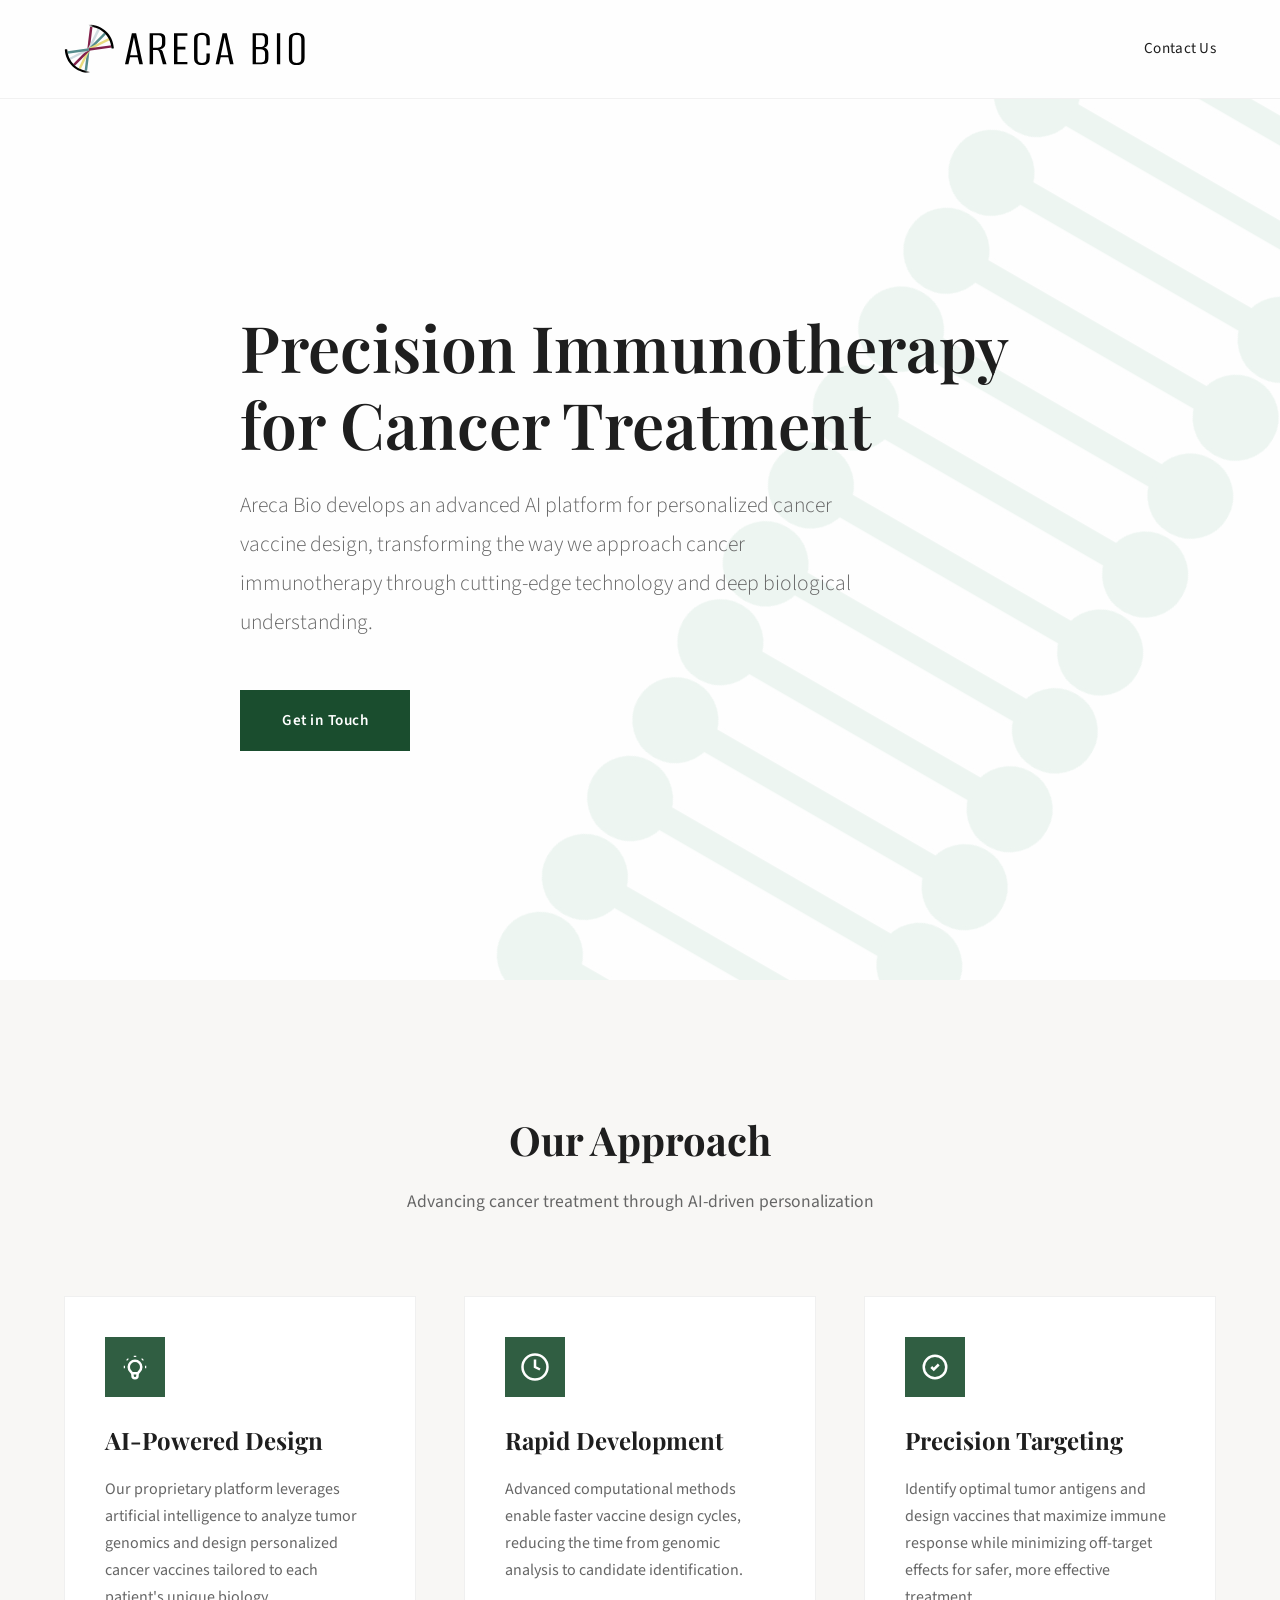
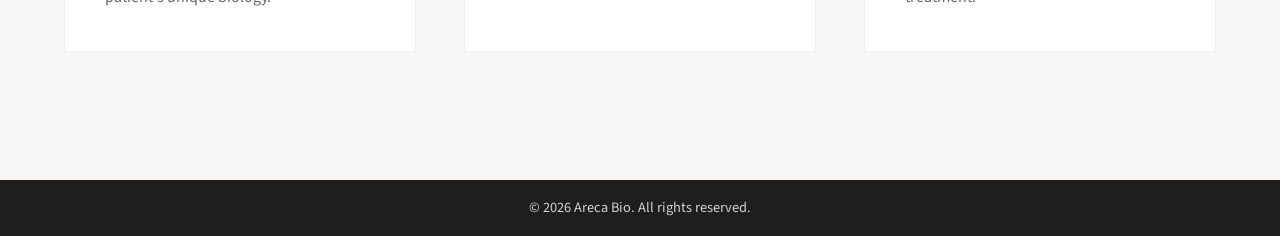
<file: index.html>
<!DOCTYPE html>
<html lang="en">
<head>
    <meta charset="UTF-8">
    <meta name="viewport" content="width=device-width, initial-scale=1.0">
    <title>Areca Bio - AI-Powered Cancer Vaccine Design</title>
    <link rel="preconnect" href="https://fonts.googleapis.com">
    <link rel="preconnect" href="https://fonts.gstatic.com" crossorigin>
    <link href="https://fonts.googleapis.com/css2?family=Playfair+Display:wght@400;600&family=Source+Sans+3:wght@300;400;600&display=swap" rel="stylesheet">
    <link rel="stylesheet" href="styles.css">
    <link rel="icon" href="areca_favicon.png" type="image/png">
</head>
<script src="intro.js" defer></script>
<body>
    <div id="splash-screen">
        <img src="img/areca_logo.svg" class="growing-image" alt="Areca Bio"/>
    </div>
    <nav>
        <a href="/">
            <div class="logo-container">
                <img src="img/areca_img.svg" class="wiggling-image" alt="Logo"/>
                <img src="img/ARECA BIO.svg" class="growing-image" alt="Areca Bio"/>
            </div>
        </a>
        <ul class="nav-links">
            <li><a href="contact.html">Contact Us</a></li>
        </ul>
    </nav>

    <section class="hero">
        <div class="dna-bg" style="--total: 13;">
            <div class="strand" style="--index: 1;">
                <div class="strand__node"></div>
                <div class="strand__node"></div>
            </div>
            <div class="strand" style="--index: 2;">
                <div class="strand__node"></div>
                <div class="strand__node"></div>
            </div>
            <div class="strand" style="--index: 3;">
                <div class="strand__node"></div>
                <div class="strand__node"></div>
            </div>
            <div class="strand" style="--index: 4;">
                <div class="strand__node"></div>
                <div class="strand__node"></div>
            </div>
            <div class="strand" style="--index: 5;">
                <div class="strand__node"></div>
                <div class="strand__node"></div>
            </div>
            <div class="strand" style="--index: 6;">
                <div class="strand__node"></div>
                <div class="strand__node"></div>
            </div>
            <div class="strand" style="--index: 7;">
                <div class="strand__node"></div>
                <div class="strand__node"></div>
            </div>
            <div class="strand" style="--index: 8;">
                <div class="strand__node"></div>
                <div class="strand__node"></div>
            </div>
            <div class="strand" style="--index: 9;">
                <div class="strand__node"></div>
                <div class="strand__node"></div>
            </div>
            <div class="strand" style="--index: 10;">
                <div class="strand__node"></div>
                <div class="strand__node"></div>
            </div>
            <div class="strand" style="--index: 11;">
                <div class="strand__node"></div>
                <div class="strand__node"></div>
            </div>
            <div class="strand" style="--index: 12;">
                <div class="strand__node"></div>
                <div class="strand__node"></div>
            </div>
            <div class="strand" style="--index: 13;">
                <div class="strand__node"></div>
                <div class="strand__node"></div>
            </div>
            <div class="strand" style="--index: 14;">
                <div class="strand__node"></div>
                <div class="strand__node"></div>
            </div>
        </div>
        <div class="hero-content">
            <h1>Precision Immunotherapy for Cancer Treatment</h1>
            <p class="hero-subtitle">
                Areca Bio develops an advanced AI platform for personalized cancer vaccine design, 
                transforming the way we approach cancer immunotherapy through cutting-edge technology 
                and deep biological understanding.
            </p>
            <a href="contact.html" class="cta-button">Get in Touch</a>
        </div>
    </section>

    <section class="features">
        <div class="features-container">
            <h2 class="section-title">Our Approach</h2>
            <p class="section-subtitle">Advancing cancer treatment through AI-driven personalization</p>
            
            <div class="features-grid">
                <div class="feature-card">
                    <div class="feature-icon">
                        <svg viewBox="0 0 24 24">
                            <path d="M9.663 17h4.673M12 3v1m6.364 1.636l-.707.707M21 12h-1M4 12H3m3.343-5.657l-.707-.707m2.828 9.9a5 5 0 117.072 0l-.548.547A3.374 3.374 0 0014 18.469V19a2 2 0 11-4 0v-.531c0-.895-.356-1.754-.988-2.386l-.548-.547z"/>
                        </svg>
                    </div>
                    <h3>AI-Powered Design</h3>
                    <p>
                        Our proprietary platform leverages artificial intelligence to analyze tumor genomics 
                        and design personalized cancer vaccines tailored to each patient's unique biology.
                    </p>
                </div>

                <div class="feature-card">
                    <div class="feature-icon">
                        <svg viewBox="0 0 24 24">
                            <circle cx="12" cy="12" r="10"/>
                            <path d="M12 6v6l4 2"/>
                        </svg>
                    </div>
                    <h3>Rapid Development</h3>
                    <p>
                        Advanced computational methods enable faster vaccine design cycles, 
                        reducing the time from genomic analysis to candidate identification.
                    </p>
                </div>

                <div class="feature-card">
                    <div class="feature-icon">
                        <svg viewBox="0 0 24 24">
                            <path d="M9 12l2 2 4-4m6 2a9 9 0 11-18 0 9 9 0 0118 0z"/>
                        </svg>
                    </div>
                    <h3>Precision Targeting</h3>
                    <p>
                        Identify optimal tumor antigens and design vaccines that maximize immune response 
                        while minimizing off-target effects for safer, more effective treatment.
                    </p>
                </div>
            </div>
        </div>
    </section>


    <footer>
        <p>&copy; 2026 Areca Bio. All rights reserved.</p>
    </footer>
</body>
</html>
</file>
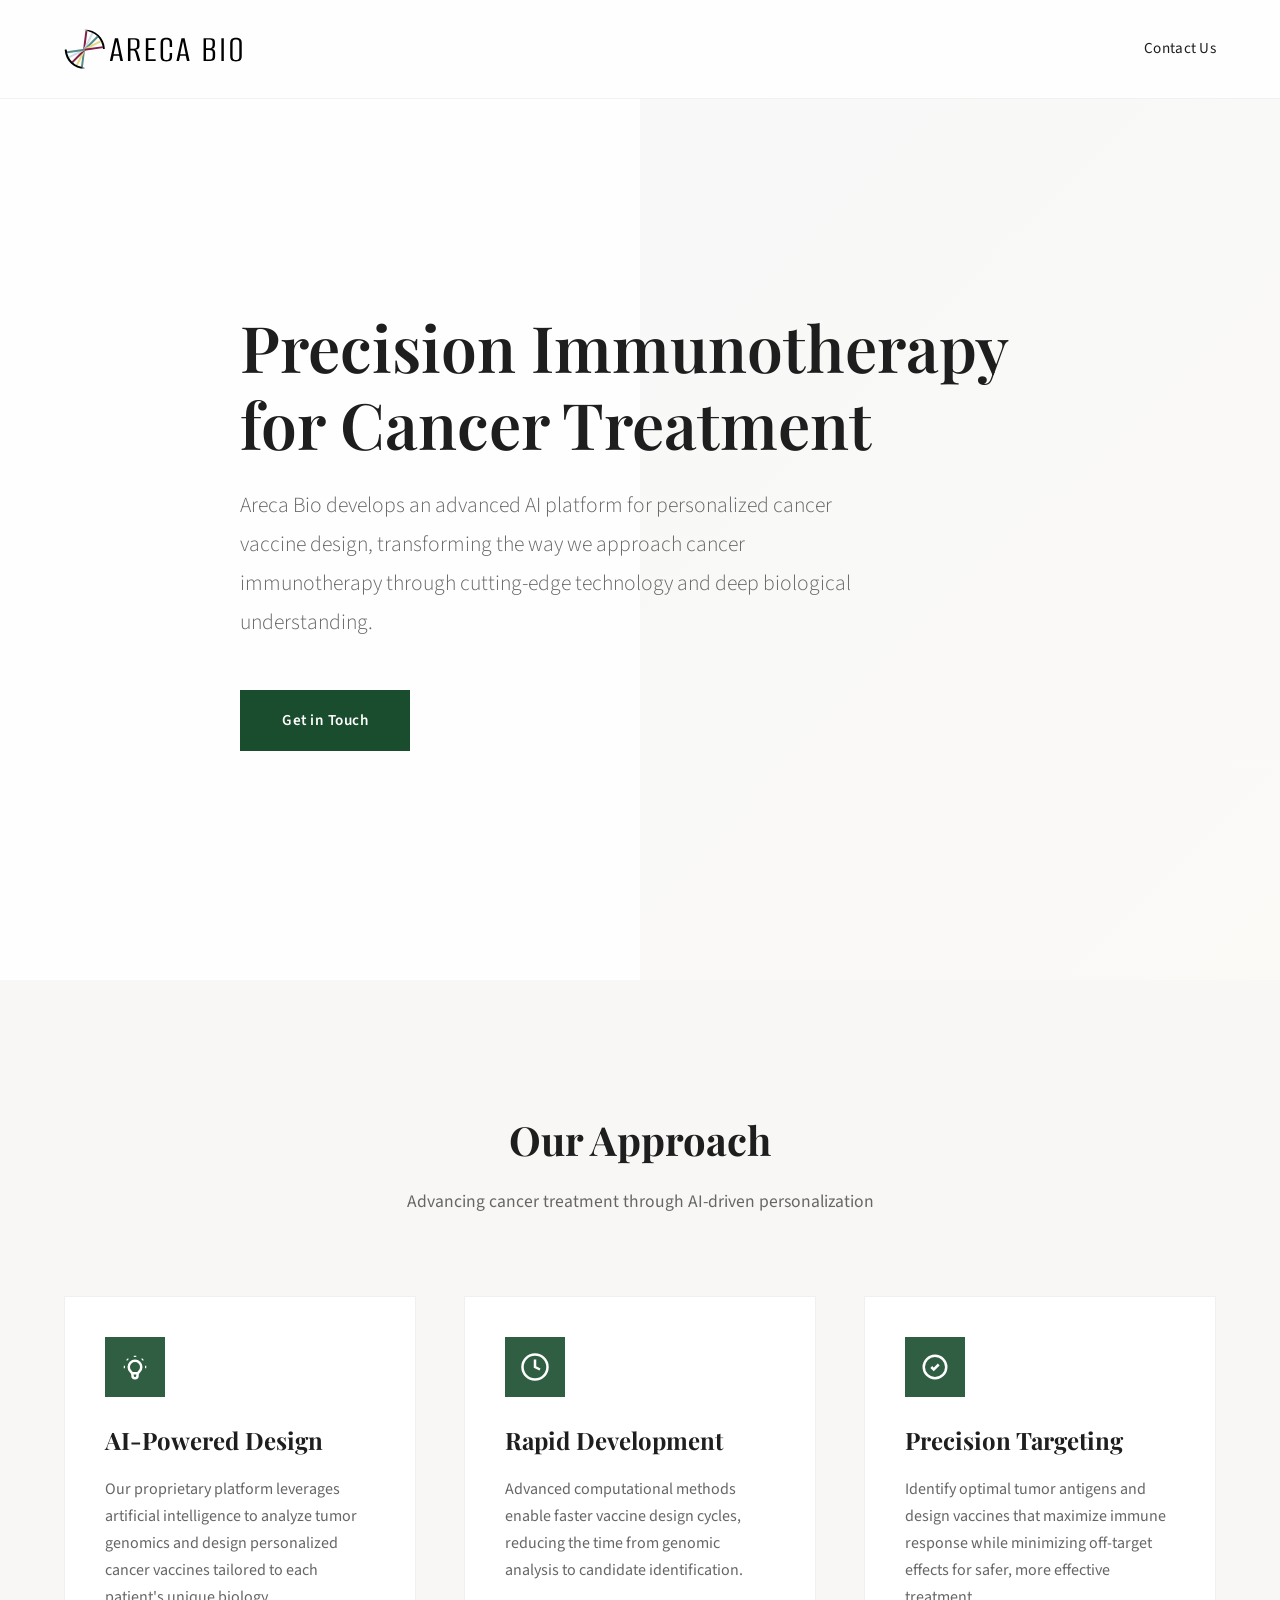
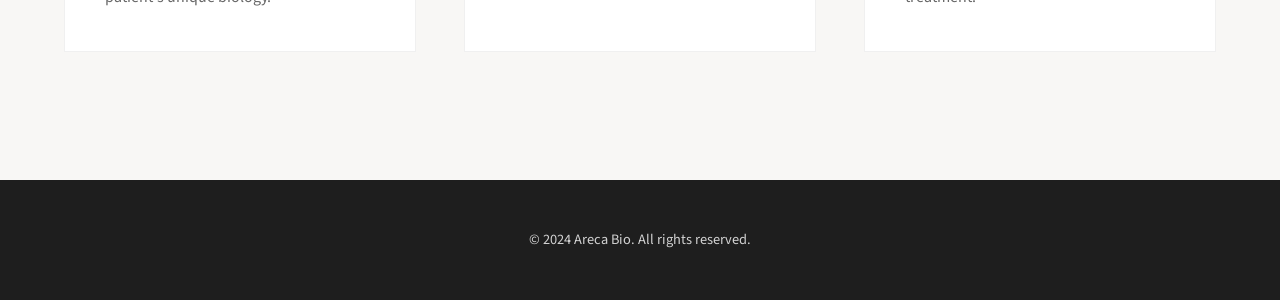
<file: src/index.html>
<!DOCTYPE html>
<html lang="en">
<head>
    <meta charset="UTF-8">
    <meta name="viewport" content="width=device-width, initial-scale=1.0">
    <title>Areca Bio - AI-Powered Cancer Vaccine Design</title>
    <link rel="preconnect" href="https://fonts.googleapis.com">
    <link rel="preconnect" href="https://fonts.gstatic.com" crossorigin>
    <link href="https://fonts.googleapis.com/css2?family=Playfair+Display:wght@400;600&family=Source+Sans+3:wght@300;400;600&display=swap" rel="stylesheet">
    <link rel="stylesheet" href="styles.css">
</head>
<body>
    <nav>
        <div class="logo-container">
            <a href="index.html"><img src="../img/areca_logo.svg" alt="Areca Bio"/></a>
        </div>
        <ul class="nav-links">
            <li><a href="contact.html">Contact Us</a></li>
        </ul>
    </nav>

    <section class="hero">
        <div class="hero-content">
            <h1>Precision Immunotherapy for Cancer Treatment</h1>
            <p class="hero-subtitle">
                Areca Bio develops an advanced AI platform for personalized cancer vaccine design, 
                transforming the way we approach cancer immunotherapy through cutting-edge technology 
                and deep biological understanding.
            </p>
            <a href="contact.html" class="cta-button">Get in Touch</a>
        </div>
    </section>

    <section class="features">
        <div class="features-container">
            <h2 class="section-title">Our Approach</h2>
            <p class="section-subtitle">Advancing cancer treatment through AI-driven personalization</p>
            
            <div class="features-grid">
                <div class="feature-card">
                    <div class="feature-icon">
                        <svg viewBox="0 0 24 24">
                            <path d="M9.663 17h4.673M12 3v1m6.364 1.636l-.707.707M21 12h-1M4 12H3m3.343-5.657l-.707-.707m2.828 9.9a5 5 0 117.072 0l-.548.547A3.374 3.374 0 0014 18.469V19a2 2 0 11-4 0v-.531c0-.895-.356-1.754-.988-2.386l-.548-.547z"/>
                        </svg>
                    </div>
                    <h3>AI-Powered Design</h3>
                    <p>
                        Our proprietary platform leverages artificial intelligence to analyze tumor genomics 
                        and design personalized cancer vaccines tailored to each patient's unique biology.
                    </p>
                </div>

                <div class="feature-card">
                    <div class="feature-icon">
                        <svg viewBox="0 0 24 24">
                            <circle cx="12" cy="12" r="10"/>
                            <path d="M12 6v6l4 2"/>
                        </svg>
                    </div>
                    <h3>Rapid Development</h3>
                    <p>
                        Advanced computational methods enable faster vaccine design cycles, 
                        reducing the time from genomic analysis to candidate identification.
                    </p>
                </div>

                <div class="feature-card">
                    <div class="feature-icon">
                        <svg viewBox="0 0 24 24">
                            <path d="M9 12l2 2 4-4m6 2a9 9 0 11-18 0 9 9 0 0118 0z"/>
                        </svg>
                    </div>
                    <h3>Precision Targeting</h3>
                    <p>
                        Identify optimal tumor antigens and design vaccines that maximize immune response 
                        while minimizing off-target effects for safer, more effective treatment.
                    </p>
                </div>
            </div>
        </div>
    </section>

    <!--
    <section class="about-preview">
        <div class="about-preview-container">
            <h2>Our Team</h2>
            <p>
                Areca Bio brings together experts in computational biology, immunology, oncology, 
                and machine learning to pioneer the next generation of cancer therapeutics.
            </p>
            <a href="about.html" class="about-link">Learn more about our team →</a>
        </div>
    </section>
    -->

    <footer>
        <p>&copy; 2024 Areca Bio. All rights reserved.</p>
    </footer>
</body>
</html>
</file>
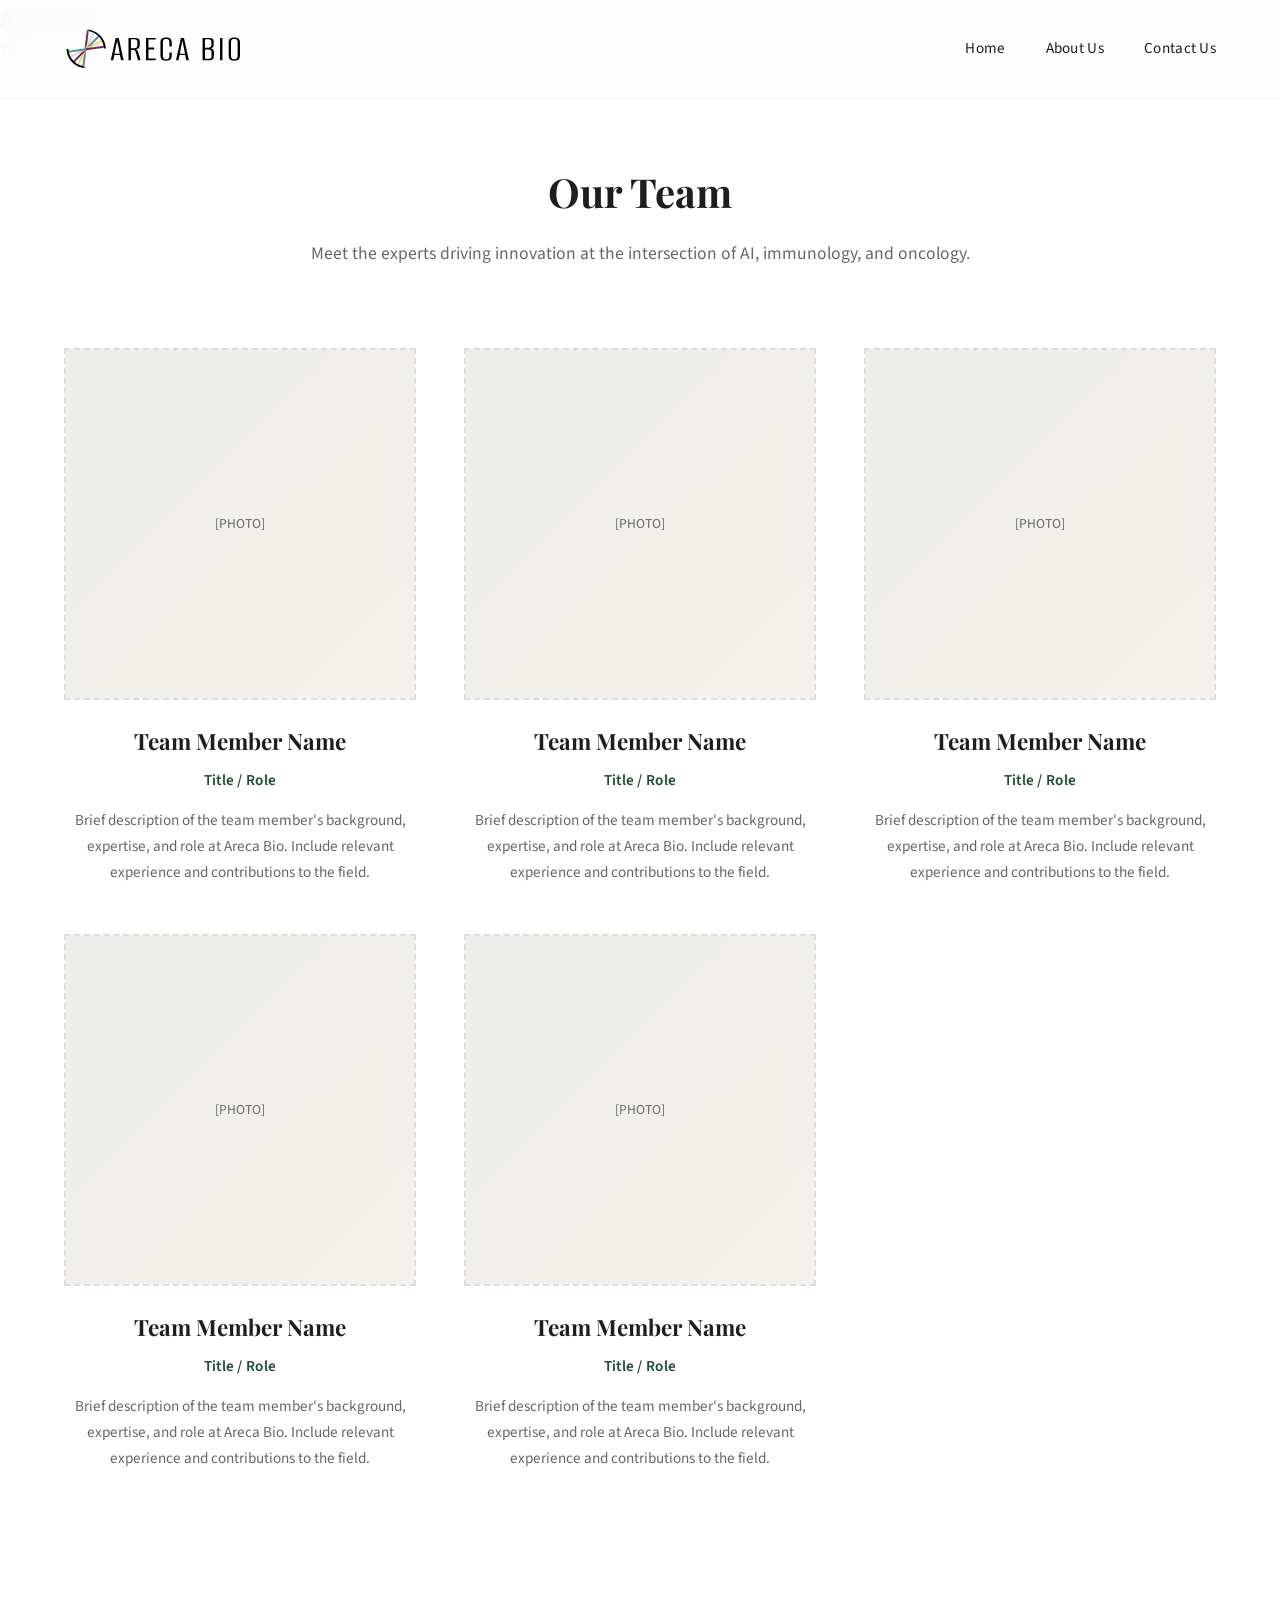
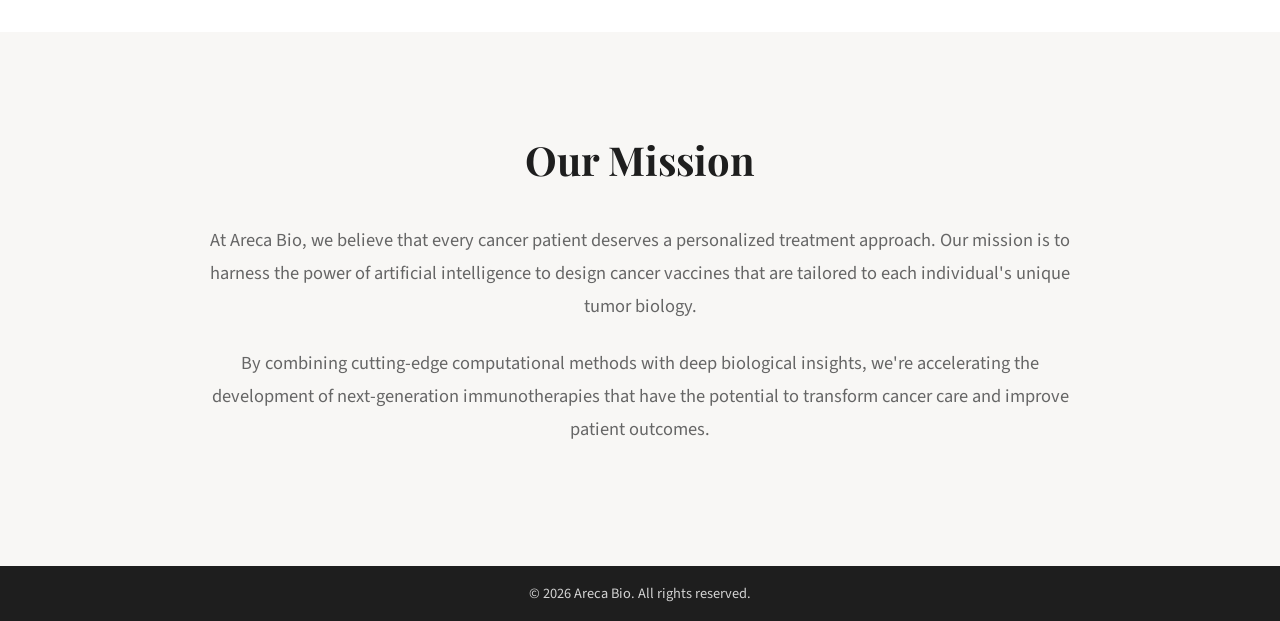
<file: about.html>
<!DOCTYPE html>
<html lang="en">
<head>
    <meta charset="UTF-8">
    <meta name="viewport" content="width=device-width, initial-scale=1.0">
    <title>About Us - Areca Bio</title>
    <link rel="preconnect" href="https://fonts.googleapis.com">
    <link rel="preconnect" href="https://fonts.gstatic.com" crossorigin>
    <link href="https://fonts.googleapis.com/css2?family=Playfair+Display:wght@400;600&family=Source+Sans+3:wght@300;400;600&display=swap" rel="stylesheet">
    <link rel="stylesheet" href="styles.css">
    <link rel="icon" href="areca_favicon.png" type="image/png">

</head>
<body>
    <nav>
        <div class="logo-container">
            <img src="img/areca_logo.svg" alt="Areca Bio"/>
        </div>        
        <ul class="nav-links">
            <li><a href="/">Home</a></li>
            <li><a href="about.html">About Us</a></li>
            <li><a href="contact.html">Contact Us</a></li>
        </ul>
    </nav>

    <section class="page-header">
        <h1>About Us</h1>
        <p>
            We're a team of scientists, engineers, and innovators dedicated to revolutionizing 
            cancer treatment through the power of artificial intelligence and precision medicine.
        </p>
    </section>

    <section class="team-section">
        <div class="team-container">
            <div class="section-intro">
                <h2>Our Team</h2>
                <p>
                    Meet the experts driving innovation at the intersection of AI, immunology, and oncology.
                </p>
            </div>

            <div class="team-grid">
                <div class="team-member">
                    <div class="photo-placeholder">
                        [PHOTO]
                    </div>
                    <h3 class="member-name">Team Member Name</h3>
                    <p class="member-title">Title / Role</p>
                    <p class="member-description">
                        Brief description of the team member's background, expertise, and role at Areca Bio. 
                        Include relevant experience and contributions to the field.
                    </p>
                </div>

                <div class="team-member">
                    <div class="photo-placeholder">
                        [PHOTO]
                    </div>
                    <h3 class="member-name">Team Member Name</h3>
                    <p class="member-title">Title / Role</p>
                    <p class="member-description">
                        Brief description of the team member's background, expertise, and role at Areca Bio. 
                        Include relevant experience and contributions to the field.
                    </p>
                </div>

                <div class="team-member">
                    <div class="photo-placeholder">
                        [PHOTO]
                    </div>
                    <h3 class="member-name">Team Member Name</h3>
                    <p class="member-title">Title / Role</p>
                    <p class="member-description">
                        Brief description of the team member's background, expertise, and role at Areca Bio. 
                        Include relevant experience and contributions to the field.
                    </p>
                </div>

                <div class="team-member">
                    <div class="photo-placeholder">
                        [PHOTO]
                    </div>
                    <h3 class="member-name">Team Member Name</h3>
                    <p class="member-title">Title / Role</p>
                    <p class="member-description">
                        Brief description of the team member's background, expertise, and role at Areca Bio. 
                        Include relevant experience and contributions to the field.
                    </p>
                </div>

                <div class="team-member">
                    <div class="photo-placeholder">
                        [PHOTO]
                    </div>
                    <h3 class="member-name">Team Member Name</h3>
                    <p class="member-title">Title / Role</p>
                    <p class="member-description">
                        Brief description of the team member's background, expertise, and role at Areca Bio. 
                        Include relevant experience and contributions to the field.
                    </p>
                </div>
            </div>
        </div>
    </section>

    <section class="mission-section">
        <div class="mission-container">
            <h2>Our Mission</h2>
            <p>
                At Areca Bio, we believe that every cancer patient deserves a personalized treatment 
                approach. Our mission is to harness the power of artificial intelligence to design 
                cancer vaccines that are tailored to each individual's unique tumor biology.
            </p>
            <p>
                By combining cutting-edge computational methods with deep biological insights, we're 
                accelerating the development of next-generation immunotherapies that have the potential 
                to transform cancer care and improve patient outcomes.
            </p>
        </div>
    </section>

    <footer>
        <p>&copy; 2026 Areca Bio. All rights reserved.</p>
    </footer>
</body>
</html>
</file>
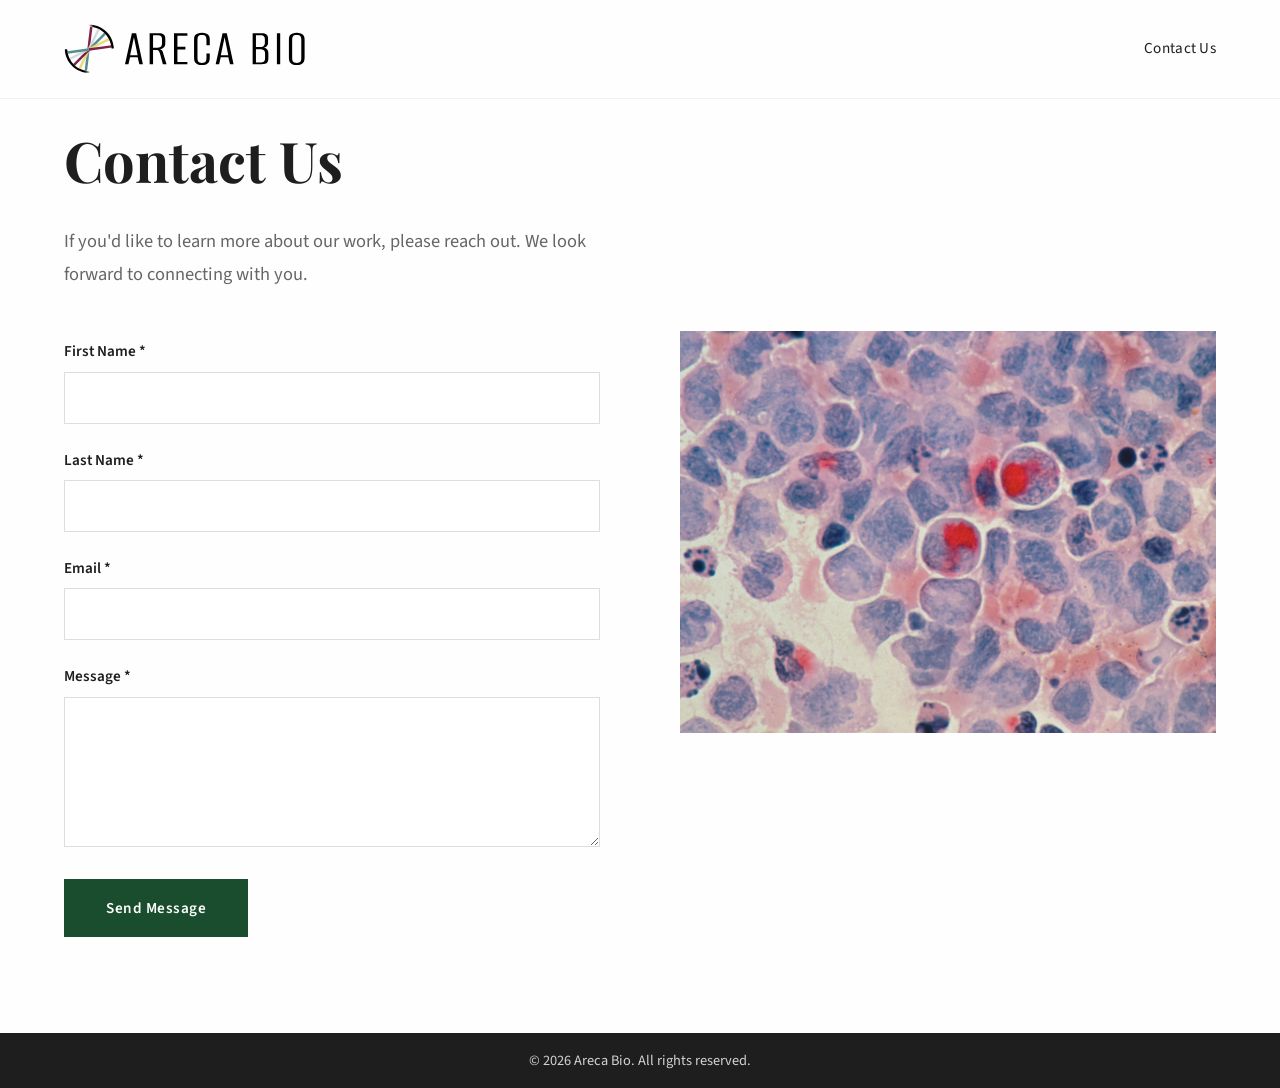
<file: contact.html>
<!DOCTYPE html>
<html lang="en">
<head>
    <meta charset="UTF-8">
    <meta name="viewport" content="width=device-width, initial-scale=1.0">
    <title>Contact Us - Areca Bio</title>
    <link rel="preconnect" href="https://fonts.googleapis.com">
    <link rel="preconnect" href="https://fonts.gstatic.com" crossorigin>
    <link href="https://fonts.googleapis.com/css2?family=Playfair+Display:wght@400;600&family=Source+Sans+3:wght@300;400;600&display=swap" rel="stylesheet">
    <link rel="stylesheet" href="styles.css">
    <link rel="icon" href="areca_favicon.png" type="image/png">

</head>
<body>
    <nav>
        <a href="/">
            <div class="logo-container">
                <img src="img/areca_img.svg" class="wiggling-image" alt="Logo"/>
                <img src="img/ARECA BIO.svg" class="growing-image" alt="Areca Bio"/>
            </div>
        </a>
        <ul class="nav-links">
            <!--<li><a href="/">Home</a></li>-->
            <!--<li><a href="about.html">About Us</a></li>-->
            <li><a href="contact.html">Contact Us</a></li>
        </ul>
    </nav>

    <section class="contact-section">
        <div class="contact-container">
            <div class="contact-content">
                <h1>Contact Us</h1>
                <p>
                    If you'd like to learn more about our work, please reach out. 
                    We look forward to connecting with you.
                </p>

                <form class="contact-form" id="contactForm">
                    <div class="form-group">
                        <label for="firstName">First Name *</label>
                        <input type="text" id="firstName" name="firstName" required>
                    </div>

                    <div class="form-group">
                        <label for="lastName">Last Name *</label>
                        <input type="text" id="lastName" name="lastName" required>
                    </div>

                    <div class="form-group">
                        <label for="email">Email *</label>
                        <input type="email" id="email" name="email" required>
                    </div>

                    <div class="form-group">
                        <label for="message">Message *</label>
                        <textarea id="message" name="message" required></textarea>
                    </div>

                    <button type="submit" class="submit-button" id="submitButton">Send Message</button>
                    
                    <div class="form-message" id="formMessage"></div>
                </form>
            </div>
            <div class="contact-image">
                <a href="/"><img src="img/cancer_cells_purple.jpg" style="width: 800px; height: auto;" alt="Contact Us"/></a>

            </div>
        </div>
    </section>

    <footer>
        <p>&copy; 2026 Areca Bio. All rights reserved.</p>
    </footer>

    <script>
        document.getElementById('contactForm').addEventListener('submit', async function(e) {
            e.preventDefault();
            
            const submitButton = document.getElementById('submitButton');
            const formMessage = document.getElementById('formMessage');
            
            // Disable submit button
            submitButton.disabled = true;
            submitButton.textContent = 'Sending...';
            
            // Hide any previous messages
            formMessage.style.display = 'none';
            
            // Get form data
            const formData = new FormData(this);
            
            try {
                // Send data to Formspree
                // IMPORTANT: Replace YOUR_FORM_ID with your actual Formspree form ID
                // Get your form ID at https://formspree.io/
                const response = await fetch('https://formspree.io/f/mykdlpww', {
                    method: 'POST',
                    body: formData,
                    headers: {
                        'Accept': 'application/json'
                    }
                });
                
                if (response.ok) {
                    // Show success message
                    formMessage.textContent = 'Thank you for your message! We will get back to you soon.';
                    formMessage.className = 'form-message success';
                    formMessage.style.display = 'block';
                    
                    // Reset form
                    document.getElementById('contactForm').reset();
                } else {
                    // Show error message
                    const data = await response.json();
                    if (data.errors) {
                        formMessage.textContent = data.errors.map(error => error.message).join(', ');
                    } else {
                        formMessage.textContent = 'There was an error sending your message. Please try again.';
                    }
                    formMessage.className = 'form-message error';
                    formMessage.style.display = 'block';
                }
                
            } catch (error) {
                console.error('Error:', error);
                // Show error message
                formMessage.textContent = 'There was an error connecting to the server. Please try again later or email us directly at tsears@ucsd.edu';
                formMessage.className = 'form-message error';
                formMessage.style.display = 'block';
            } finally {
                // Re-enable submit button
                submitButton.disabled = false;
                submitButton.textContent = 'Send Message';
            }
        });
    </script>
</body>
</html>
</file>
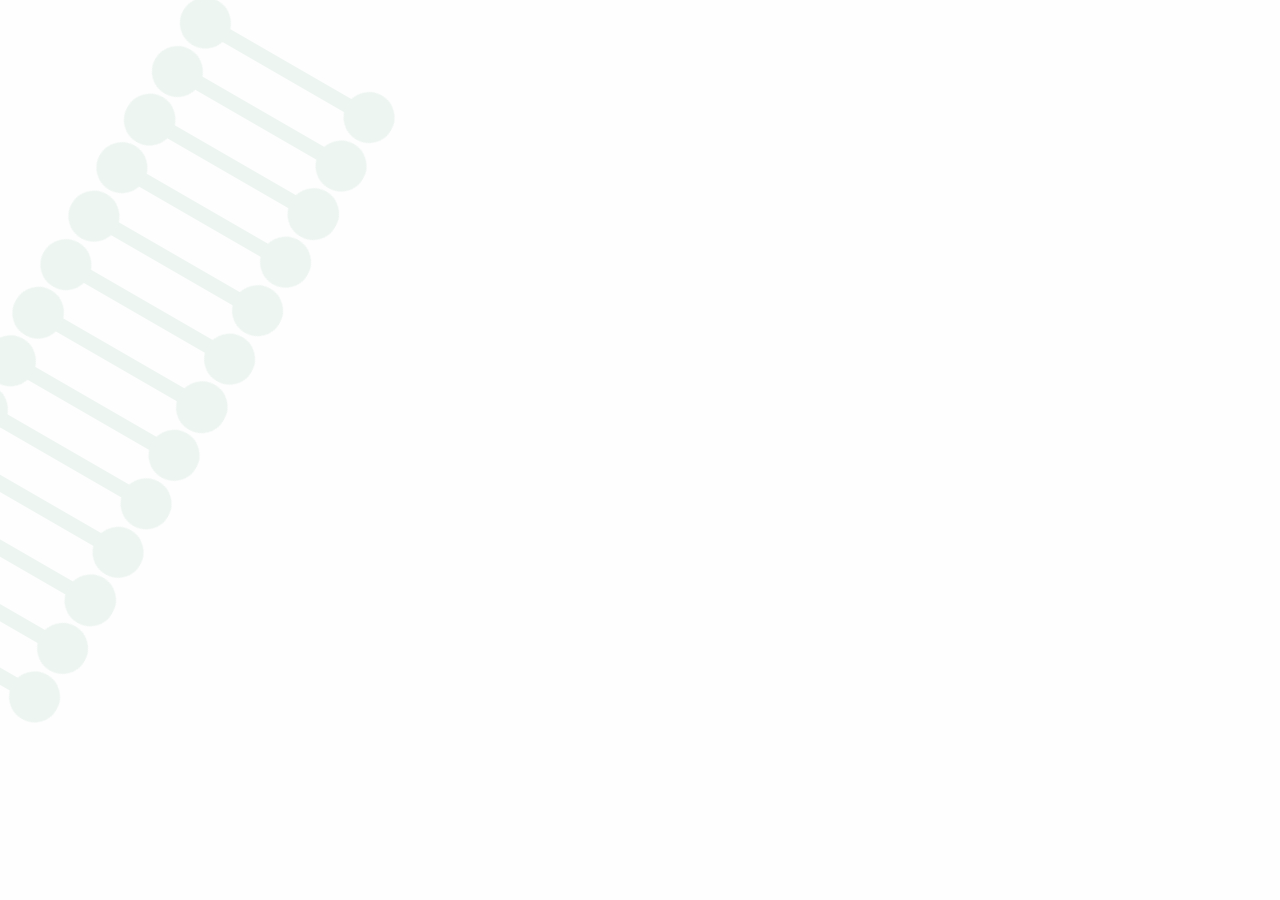
<file: dna.html>
<!DOCTYPE html>
<html lang="en">
    <head>
        <meta charset="UTF-8">
        <meta name="viewport" content="width=device-width, initial-scale=1.0">
        <title>Areca Bio - AI-Powered Cancer Vaccine Design</title>
        <link rel="preconnect" href="https://fonts.googleapis.com">
        <link rel="preconnect" href="https://fonts.gstatic.com" crossorigin>
        <link href="https://fonts.googleapis.com/css2?family=Playfair+Display:wght@400;600&family=Source+Sans+3:wght@300;400;600&display=swap" rel="stylesheet">
        <link rel="stylesheet" href="styles.css">
        <link rel="icon" href="areca_favicon.png" type="image/png">
    </head>
    <body>
        <div class="dna" style="--total: 13">
            <div class="strand" style="--index: 1;">
                <div class="strand__node"></div>
                <div class="strand__node"></div>
            </div>
            <div class="strand" style="--index: 2;">
                <div class="strand__node"></div>
                <div class="strand__node"></div>
            </div>
            <div class="strand" style="--index: 3;">
                <div class="strand__node"></div>
                <div class="strand__node"></div>
            </div>
            <div class="strand" style="--index: 4;">
                <div class="strand__node"></div>
                <div class="strand__node"></div>
            </div>
            <div class="strand" style="--index: 5;">
                <div class="strand__node"></div>
                <div class="strand__node"></div>
            </div>
            <div class="strand" style="--index: 6;">
                <div class="strand__node"></div>
                <div class="strand__node"></div>
            </div>
            <div class="strand" style="--index: 7;">
                <div class="strand__node"></div>
                <div class="strand__node"></div>
            </div>
            <div class="strand" style="--index: 8;">
                <div class="strand__node"></div>
                <div class="strand__node"></div>
            </div>
            <div class="strand" style="--index: 9;">
                <div class="strand__node"></div>
                <div class="strand__node"></div>
            </div>
            <div class="strand" style="--index: 10;">
                <div class="strand__node"></div>
                <div class="strand__node"></div>
            </div>
            <div class="strand" style="--index: 11;">
                <div class="strand__node"></div>
                <div class="strand__node"></div>
            </div>
            <div class="strand" style="--index: 12;">
                <div class="strand__node"></div>
                <div class="strand__node"></div>
            </div>
            <div class="strand" style="--index: 13;">
                <div class="strand__node"></div>
                <div class="strand__node"></div>
            </div>
        </div>
    </body>
</html>
</file>
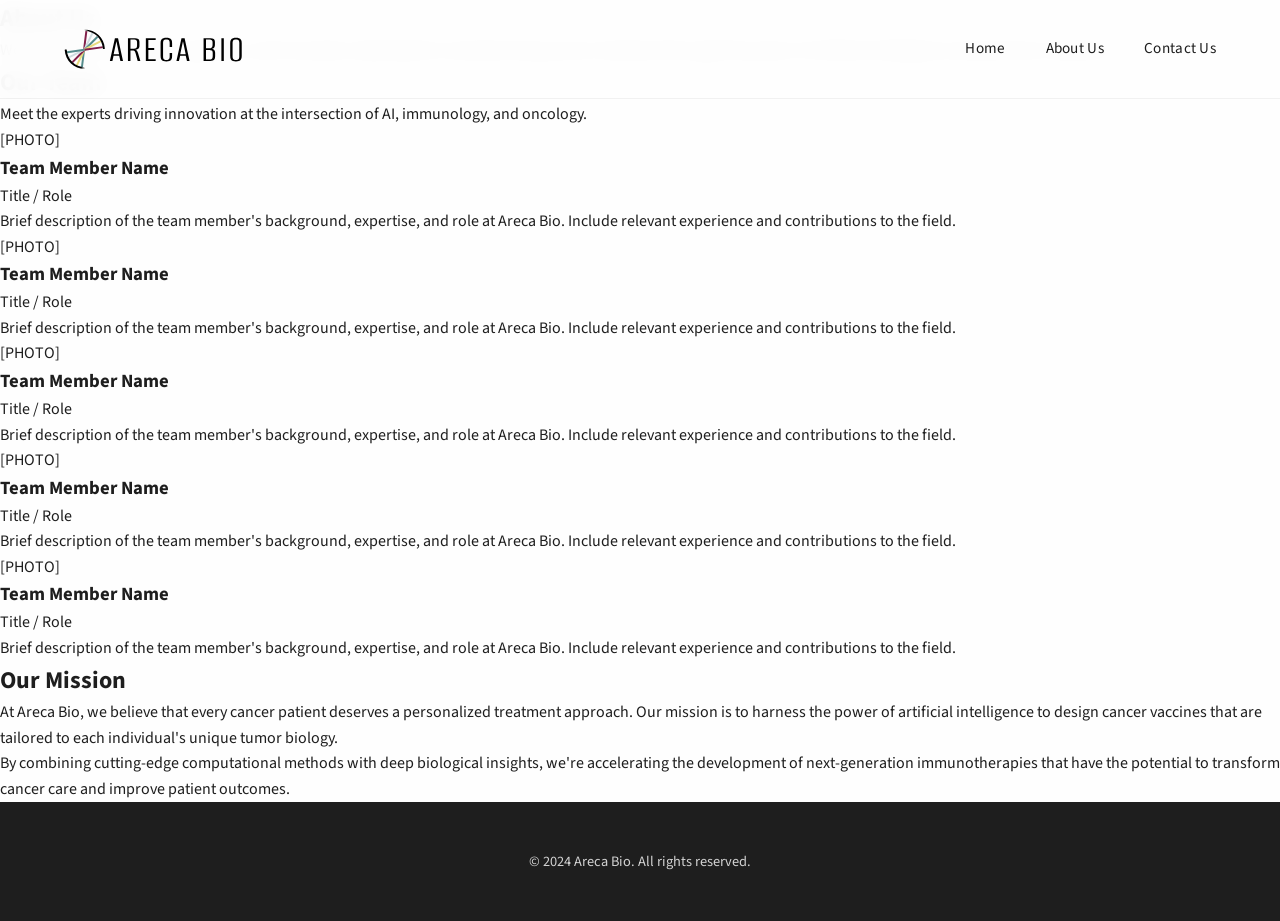
<file: src/about.html>
<!DOCTYPE html>
<html lang="en">
<head>
    <meta charset="UTF-8">
    <meta name="viewport" content="width=device-width, initial-scale=1.0">
    <title>About Us - Areca Bio</title>
    <link rel="preconnect" href="https://fonts.googleapis.com">
    <link rel="preconnect" href="https://fonts.gstatic.com" crossorigin>
    <link href="https://fonts.googleapis.com/css2?family=Playfair+Display:wght@400;600&family=Source+Sans+3:wght@300;400;600&display=swap" rel="stylesheet">
    <link rel="stylesheet" href="styles.css">
</head>
<body>
    <nav>
        <div class="logo-container">
            <img src="../img/areca_logo.svg" alt="Areca Bio"/>
        </div>        
        <ul class="nav-links">
            <li><a href="index.html">Home</a></li>
            <li><a href="about.html">About Us</a></li>
            <li><a href="contact.html">Contact Us</a></li>
        </ul>
    </nav>

    <section class="page-header">
        <h1>About Us</h1>
        <p>
            We're a team of scientists, engineers, and innovators dedicated to revolutionizing 
            cancer treatment through the power of artificial intelligence and precision medicine.
        </p>
    </section>

    <section class="team-section">
        <div class="team-container">
            <div class="section-intro">
                <h2>Our Team</h2>
                <p>
                    Meet the experts driving innovation at the intersection of AI, immunology, and oncology.
                </p>
            </div>

            <div class="team-grid">
                <div class="team-member">
                    <div class="photo-placeholder">
                        [PHOTO]
                    </div>
                    <h3 class="member-name">Team Member Name</h3>
                    <p class="member-title">Title / Role</p>
                    <p class="member-description">
                        Brief description of the team member's background, expertise, and role at Areca Bio. 
                        Include relevant experience and contributions to the field.
                    </p>
                </div>

                <div class="team-member">
                    <div class="photo-placeholder">
                        [PHOTO]
                    </div>
                    <h3 class="member-name">Team Member Name</h3>
                    <p class="member-title">Title / Role</p>
                    <p class="member-description">
                        Brief description of the team member's background, expertise, and role at Areca Bio. 
                        Include relevant experience and contributions to the field.
                    </p>
                </div>

                <div class="team-member">
                    <div class="photo-placeholder">
                        [PHOTO]
                    </div>
                    <h3 class="member-name">Team Member Name</h3>
                    <p class="member-title">Title / Role</p>
                    <p class="member-description">
                        Brief description of the team member's background, expertise, and role at Areca Bio. 
                        Include relevant experience and contributions to the field.
                    </p>
                </div>

                <div class="team-member">
                    <div class="photo-placeholder">
                        [PHOTO]
                    </div>
                    <h3 class="member-name">Team Member Name</h3>
                    <p class="member-title">Title / Role</p>
                    <p class="member-description">
                        Brief description of the team member's background, expertise, and role at Areca Bio. 
                        Include relevant experience and contributions to the field.
                    </p>
                </div>

                <div class="team-member">
                    <div class="photo-placeholder">
                        [PHOTO]
                    </div>
                    <h3 class="member-name">Team Member Name</h3>
                    <p class="member-title">Title / Role</p>
                    <p class="member-description">
                        Brief description of the team member's background, expertise, and role at Areca Bio. 
                        Include relevant experience and contributions to the field.
                    </p>
                </div>
            </div>
        </div>
    </section>

    <section class="mission-section">
        <div class="mission-container">
            <h2>Our Mission</h2>
            <p>
                At Areca Bio, we believe that every cancer patient deserves a personalized treatment 
                approach. Our mission is to harness the power of artificial intelligence to design 
                cancer vaccines that are tailored to each individual's unique tumor biology.
            </p>
            <p>
                By combining cutting-edge computational methods with deep biological insights, we're 
                accelerating the development of next-generation immunotherapies that have the potential 
                to transform cancer care and improve patient outcomes.
            </p>
        </div>
    </section>

    <footer>
        <p>&copy; 2024 Areca Bio. All rights reserved.</p>
    </footer>
</body>
</html>
</file>
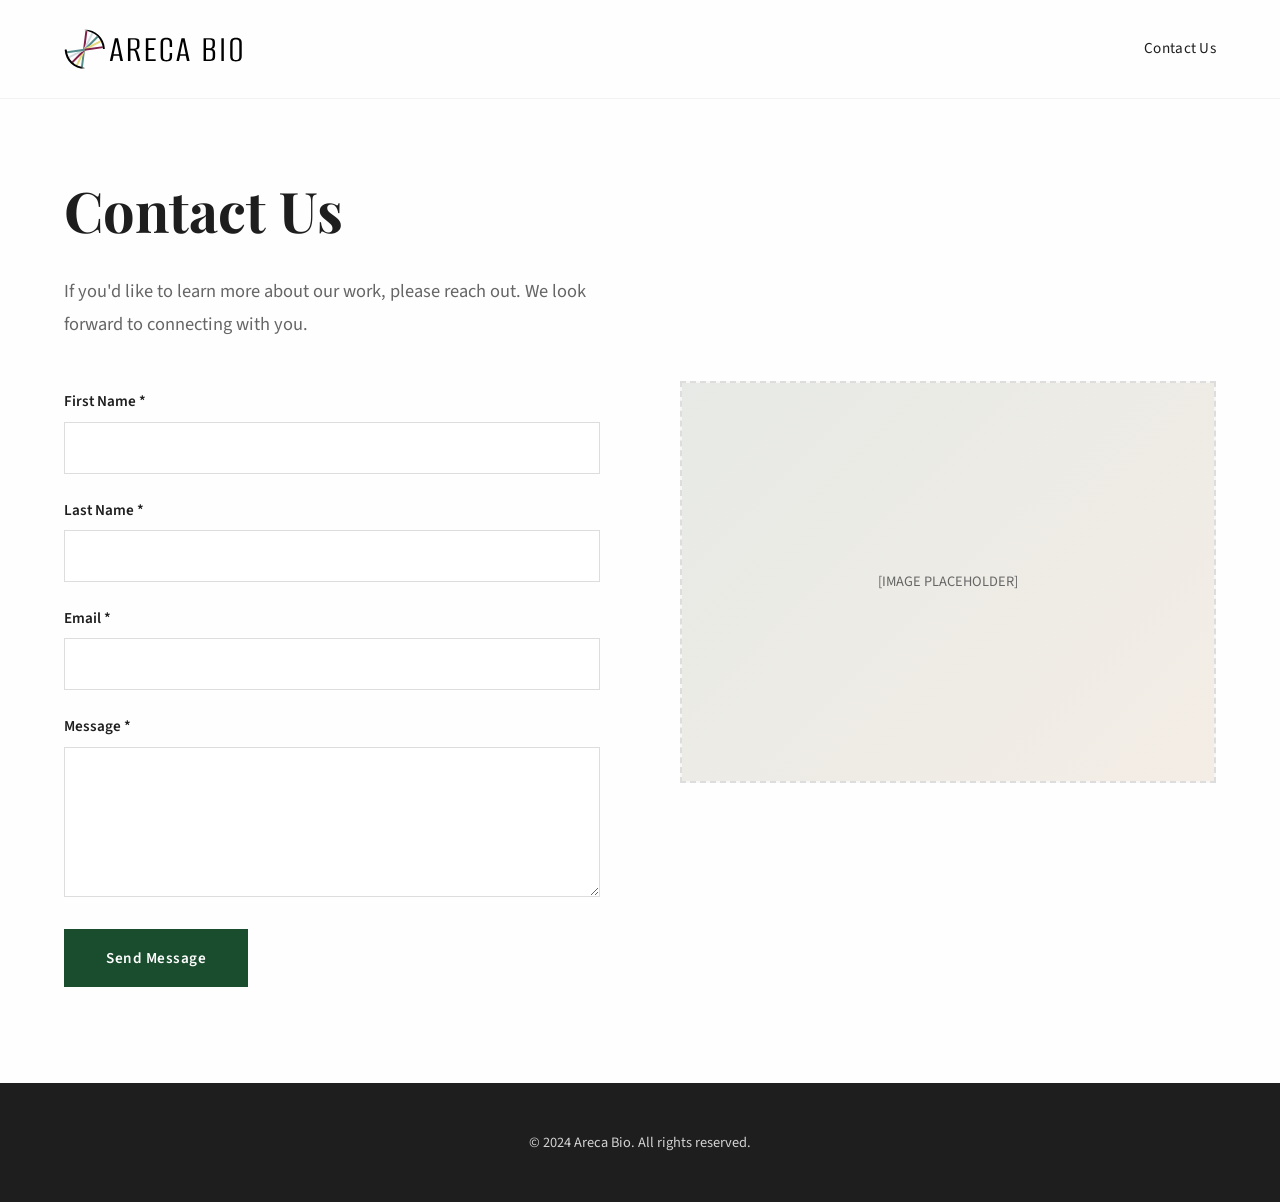
<file: src/contact.html>
<!DOCTYPE html>
<html lang="en">
<head>
    <meta charset="UTF-8">
    <meta name="viewport" content="width=device-width, initial-scale=1.0">
    <title>Contact Us - Areca Bio</title>
    <link rel="preconnect" href="https://fonts.googleapis.com">
    <link rel="preconnect" href="https://fonts.gstatic.com" crossorigin>
    <link href="https://fonts.googleapis.com/css2?family=Playfair+Display:wght@400;600&family=Source+Sans+3:wght@300;400;600&display=swap" rel="stylesheet">
    <link rel="stylesheet" href="styles.css">
</head>
<body>
    <nav>
        <div class="logo-container">
            <a href="index.html"><img src="../img/areca_logo.svg" alt="Areca Bio"/></a>
        </div>
        <ul class="nav-links">
            <!--<li><a href="index.html">Home</a></li>-->
            <!--<li><a href="about.html">About Us</a></li>-->
            <li><a href="contact.html">Contact Us</a></li>
        </ul>
    </nav>

    <section class="contact-section">
        <div class="contact-container">
            <div class="contact-content">
                <h1>Contact Us</h1>
                <p>
                    If you'd like to learn more about our work, please reach out. 
                    We look forward to connecting with you.
                </p>

                <form class="contact-form" id="contactForm">
                    <div class="form-group">
                        <label for="firstName">First Name *</label>
                        <input type="text" id="firstName" name="firstName" required>
                    </div>

                    <div class="form-group">
                        <label for="lastName">Last Name *</label>
                        <input type="text" id="lastName" name="lastName" required>
                    </div>

                    <div class="form-group">
                        <label for="email">Email *</label>
                        <input type="email" id="email" name="email" required>
                    </div>

                    <div class="form-group">
                        <label for="message">Message *</label>
                        <textarea id="message" name="message" required></textarea>
                    </div>

                    <button type="submit" class="submit-button" id="submitButton">Send Message</button>
                    
                    <div class="form-message" id="formMessage"></div>
                </form>
            </div>
            <div class="contact-image">
                <span>[IMAGE PLACEHOLDER]</span>
            </div>
        </div>
    </section>

    <footer>
        <p>&copy; 2024 Areca Bio. All rights reserved.</p>
    </footer>

    <script>
        document.getElementById('contactForm').addEventListener('submit', async function(e) {
            e.preventDefault();
            
            const submitButton = document.getElementById('submitButton');
            const formMessage = document.getElementById('formMessage');
            
            // Disable submit button
            submitButton.disabled = true;
            submitButton.textContent = 'Sending...';
            
            // Hide any previous messages
            formMessage.style.display = 'none';
            
            // Get form data
            const formData = new FormData(this);
            
            try {
                // Send data to Formspree
                // IMPORTANT: Replace YOUR_FORM_ID with your actual Formspree form ID
                // Get your form ID at https://formspree.io/
                const response = await fetch('https://formspree.io/f/mykdlpww', {
                    method: 'POST',
                    body: formData,
                    headers: {
                        'Accept': 'application/json'
                    }
                });
                
                if (response.ok) {
                    // Show success message
                    formMessage.textContent = 'Thank you for your message! We will get back to you soon.';
                    formMessage.className = 'form-message success';
                    formMessage.style.display = 'block';
                    
                    // Reset form
                    document.getElementById('contactForm').reset();
                } else {
                    // Show error message
                    const data = await response.json();
                    if (data.errors) {
                        formMessage.textContent = data.errors.map(error => error.message).join(', ');
                    } else {
                        formMessage.textContent = 'There was an error sending your message. Please try again.';
                    }
                    formMessage.className = 'form-message error';
                    formMessage.style.display = 'block';
                }
                
            } catch (error) {
                console.error('Error:', error);
                // Show error message
                formMessage.textContent = 'There was an error connecting to the server. Please try again later or email us directly at tsears@ucsd.edu';
                formMessage.className = 'form-message error';
                formMessage.style.display = 'block';
            } finally {
                // Re-enable submit button
                submitButton.disabled = false;
                submitButton.textContent = 'Send Message';
            }
        });
    </script>
</body>
</html>
</file>
<file: styles.css>
:root {
    --primary: #1a4d2e;
    --primary-light: #2d6a4f;
    --primary-lighter: #91afa1;
    --primary-lightest: #edf5f1;
    --accent: #d4a574;
    --text-dark: #1e1e1e;
    --text-light: #666;
    --background: #fefefe;
    --background-subtle: #f8f7f5;
    --dly: 1s;
}

* {
    margin: 0;
    padding: 0;
    box-sizing: border-box;
}

body {
    font-family: 'Source Sans 3', sans-serif;
    color: var(--text-dark);
    background: var(--background);
    line-height: 1.6;
}

/* Navigation */
nav {
    position: fixed;
    top: 0;
    width: 100%;
    background: rgba(254, 254, 254, 0.95);
    backdrop-filter: blur(10px);
    padding: 1.5rem 5%;
    display: flex;
    justify-content: space-between;
    align-items: center;
    z-index: 1000;
    border-bottom: 1px solid rgba(0, 0, 0, 0.05);
}

.logo-container {
    width: 180px;
    height: 50px;
    /*background: var(--background-subtle);*/
    /*border: 2px dashed #ddd;*/
    display: flex;
    gap: 10px;
    /*align-items: center;*/
    justify-content: space-around;
    font-size: 0.75rem;
    color: var(--text-light);
    border-radius: 4px;
    transition: transform 1s ease-out;
}

.logo-container img {
    width: 100%; /* Makes the image take the full width of the section */
    height: auto; /* Maintains the image's aspect ratio */
}

.logo-container a {
    text-decoration: none;
    color: var(--text-dark);
    font-weight: 400;
    font-size: 0.95rem;
    letter-spacing: 0.3px;
    transition: color 0.3s ease;
    position: relative;
    cursor: pointer;
}

.logo-container:hover .wiggling-image {
  animation: wiggle 0.5s 1;
}

.logo-container:hover .growing-image {
  animation: grow_title 0.5s 1;
}

@keyframes fadeOut {
    to {
        opacity: 0;
    }
}
#splash-screen {
    position: fixed;
    top: 0;
    left: 0;
    width: 100%;
    height: 100%;
    background-color: var(--primary-lighter); /* Change color here */
    z-index: 9999; /* Ensure it's on top */
    display: flex;
    justify-content: center;
    align-items: center;
    transition: opacity 1s ease; 
}

#splash-screen .growing-image {
    opacity: 0;
    animation: growSplash 2s;
}

@keyframes growSplash {
  0% { transform: scale(1);
        opacity: 1; }
  90% { transform: scale(1.2); 
        opacity: 0;}
  100% { transform: scale(1);
        opacity: 0; }
}




@keyframes rotatez {
    0% { transform: rotateZ(0deg); }/* Rotates the image 45 degrees clockwise */
    100% { transform: rotateZ(3600deg); }/* Rotates the image 45 degrees clockwise */
}


@keyframes wiggle {
  0% { transform: rotate(0deg); }
  25% { transform: rotate(-3deg); }
  50% { transform: rotate(3deg); }
  75% { transform: rotate(-3deg); }
  100% { transform: rotate(0deg); }
}

@keyframes grow_title {
  0% { transform: scale(1); }
  50% { transform: scale(1.01); }
  100% { transform: scale(1); }
}


.nav-links {
    display: flex;
    gap: 2.5rem;
    list-style: none;
}

.nav-links a {
    text-decoration: none;
    color: var(--text-dark);
    font-weight: 400;
    font-size: 0.95rem;
    letter-spacing: 0.3px;
    transition: color 0.3s ease;
    position: relative;
}

.nav-links a:after {
    content: '';
    position: absolute;
    bottom: -5px;
    left: 0;
    width: 0;
    height: 1px;
    background: var(--primary);
    transition: width 0.3s ease;
}

.nav-links a:hover {
    color: var(--primary);
}

.nav-links a:hover:after {
    width: 100%;
}

/* Hero Section */
.hero {
    min-height: 100vh;
    display: flex;
    align-items: center;
    padding: 0 5%;
    margin-top: 80px;
    position: relative;
    overflow: hidden;
    /*background: var(--background-subtle);*/
}

.dna {
    height: 80vmin;
    aspect-ratio: 2/6;
    display: grid;
    transform-origin: preserve-3d;
    transform: rotateX(0deg);
    rotate: 30deg;
    gap: 0.5vmin;
}

.dna-bg {
    position: absolute;
    opacity: 0;
    height: 140vmin;
    aspect-ratio: 2/6;
    /*opacity: 0.3;*/
    left: 60%;
    display: grid;
    transform-origin: preserve-3d;
    transform: rotateX(0deg);
    rotate: 30deg;
    gap: 0.5vmin;
    z-index: -1;
    animation: fadeInDNA 4s ease forwards;
    animation-delay: 2s;

}

@keyframes fadeInDNA {
    0% {
        opacity: 0;
        transform: translateY(30px);
    }
    40% {
        opacity: 0;
        transform: translateY(30px);
    }
    100% {
        opacity: 1;
        transform: translateY(0);
    }
}


.strand {
    --total: 13;
    --speed: 5;
    --delay: calc(sin((var(--index) / var(--total)) * 45deg) * var(--speed)*var(--dly));
    width: 100%;
    transform-style: preserve-3d;
    display: flex;
    justify-content: space-between;
    /*animation:  flicker calc(var(--speed) * var(--dly)) var(--delay, 0) infinite ease-in-out;*/
}

@keyframes flicker {
    25%, 75% {
        opacity: 0.6;

    }
    0%, 50%, 100% {
        opacity: 1;
    }
}

@keyframes rotate {
    to {
        transform: rotate(360deg);
    }
}

.strand__node {
    background: var(--primary-lightest);
    height: 100%;
    aspect-ratio: 1;
    border-radius: 50%;
    animation: jump calc(var(--speed) * var(--dly)) var(--delay, 0) infinite ease-in-out;
    border: 0.5vmin solid var(--primary-lightest);
}

.strand:before {
    content: "";
    position: absolute;
    top: 50%;
    left: 50%;
    width: 94%;
    height: 30%;
    background: var(--primary-lightest);
    transform: translate3d(-50%, -50%, -2px);
    transform-origin: center;
    animation: scale calc(var(--speed) * var(--dly)) var(--delay, 0) infinite linear;
    border: 0.5vmin solid var(--background);
}

@keyframes scale {
    25%, 75% {
        transform: translate3d(-50%, -50%, -2px) scaleX(0);
        /*opacity: 0.5;*/

    }
    0%, 50%, 100% {
        transform: translate3d(-50%, -50%, -2px) scaleX(1);
        /*opacity: 1;*/
    }
}


.strand__node:first-of-type {
    --destination: calc((140vmin * (2/6) ) - 100%);
}

.strand__node:last-of-type {
    --destination: calc((-140vmin * (2/6) ) + 100%);
}


.strand__node:after {
    display: none;
    content: "";
    height: 15%;
    aspect-ratio: 1;
    background: var(--primary);
    position: absolute;
    border-radius: 50%;
    top: 50%;
    left: 50%;
    transform: translate(-50%, -50%) rotate(0deg) translateY(450%);
    animation: orbit calc(var(--speed) *var(--dly)) var(--delay, 0) infinite linear;
}

@keyframes orbit {
    100% {
        transform: translate(-50%, -50%) rotate(360deg) translateY(450%);

    }
}

@keyframes jump {
    25% {
        translate: 0 0 1px;
    }
    50% {
        transform: translateX(var(--destination));
    }
    75% {
        translate: 0 0 -1px;
    }

}



.hero-content {
    max-width: 1200px;
    position: relative;
    z-index: 1;
    margin: 0 auto;
    opacity: 0;
    animation: fadeInUp 2s ease forwards;
    animation-delay: 1.8s;

}

@keyframes fadeInUp {
    to {
        opacity: 1;
        transform: translateY(0);
    }
    from {
        opacity: 0;
        transform: translateY(30px);
    }
}

.hero h1 {
    font-family: 'Playfair Display', serif;
    font-size: 4rem;
    font-weight: 600;
    color: var(--text-dark);
    line-height: 1.2;
    margin-bottom: 1.5rem;
    max-width: 800px;
}

.hero-subtitle {
    font-size: 1.35rem;
    color: var(--text-light);
    max-width: 650px;
    margin-bottom: 3rem;
    font-weight: 300;
    line-height: 1.8;
}


.cta-button {
    display: inline-block;
    padding: 1rem 2.5rem;
    background: var(--primary);
    color: white;
    text-decoration: none;
    font-weight: 600;
    letter-spacing: 0.5px;
    transition: all 0.3s ease;
    border: 2px solid var(--primary);
    font-size: 0.95rem;
}

.cta-button:hover {
    background: transparent;
    color: var(--primary);
    transform: translateY(-2px);
}

/* Features Section */
.features {
    padding: 8rem 5%;
    background: var(--background-subtle);
}

.features-container {
    max-width: 1200px;
    margin: 0 auto;
}

.section-title {
    font-family: 'Playfair Display', serif;
    font-size: 2.5rem;
    text-align: center;
    margin-bottom: 1rem;
    color: var(--text-dark);
}

.section-subtitle {
    text-align: center;
    color: var(--text-light);
    margin-bottom: 5rem;
    font-size: 1.1rem;
}

.features-grid {
    display: grid;
    grid-template-columns: repeat(auto-fit, minmax(300px, 1fr));
    gap: 3rem;
}

.feature-card {
    background: white;
    padding: 2.5rem;
    border: 1px solid rgba(0, 0, 0, 0.06);
    transition: transform 0.3s ease, box-shadow 0.3s ease;
}

.feature-card:hover {
    transform: translateY(-5px);
    box-shadow: 0 10px 30px rgba(0, 0, 0, 0.08);
}

.feature-icon {
    width: 60px;
    height: 60px;
    background: var(--primary);
    display: flex;
    align-items: center;
    justify-content: center;
    margin-bottom: 1.5rem;
    opacity: 0.9;
}

.feature-icon svg {
    width: 30px;
    height: 30px;
    stroke: white;
    fill: none;
    stroke-width: 2;
}

.feature-card h3 {
    font-family: 'Playfair Display', serif;
    font-size: 1.5rem;
    margin-bottom: 1rem;
    color: var(--text-dark);
}

.feature-card p {
    color: var(--text-light);
    line-height: 1.7;
}

/* About Preview */
.about-preview {
    padding: 8rem 5%;
    background: white;
}

.about-preview-container {
    max-width: 1000px;
    margin: 0 auto;
    text-align: center;
}

.about-preview-container h2 {
    font-family: 'Playfair Display', serif;
    font-size: 2.5rem;
    margin-bottom: 1.5rem;
}

.about-preview-container p {
    font-size: 1.15rem;
    color: var(--text-light);
    line-height: 1.8;
    margin-bottom: 2.5rem;
}

.about-link {
    color: var(--primary);
    text-decoration: none;
    font-weight: 600;
    border-bottom: 2px solid var(--accent);
    padding-bottom: 2px;
    transition: border-color 0.3s ease;
}

.about-link:hover {
    border-color: var(--primary);
}

/* Footer */
footer {
    background: var(--text-dark);
    color: white;
    padding: 1rem 5%;
    text-align: center;
}

footer p {
    opacity: 0.8;
    font-size: 0.9rem;
}

@media (max-width: 768px) {
    .hero h1 {
        font-size: 2.5rem;
    }

    .hero-subtitle {
        font-size: 1.1rem;
    }

    .nav-links {
        gap: 1.5rem;
    }

    .features-grid {
        grid-template-columns: 1fr;
    }
}

/* Contact Section */
.contact-section {
    min-height: calc(100vh - 80px);
    margin-top: 30px;
    display: flex;
    align-items: center;
    padding: 6rem 5%;
}

.contact-container {
    max-width: 1200px;
    margin: 0 auto;
    width: 100%;
    display: grid;
    grid-template-columns: 1fr 1fr;
    gap: 5rem;
    align-items: center;
}

.contact-content h1 {
    font-family: 'Playfair Display', serif;
    font-size: 3.5rem;
    color: var(--text-dark);
    margin-bottom: 2rem;
    line-height: 1.2;
}

.contact-content p {
    font-size: 1.15rem;
    color: var(--text-light);
    line-height: 1.8;
    margin-bottom: 2rem;
}

/* Contact Form */
.contact-form {
    margin-top: 3rem;
}

.form-group {
    margin-bottom: 1.5rem;
}

.form-group label {
    display: block;
    margin-bottom: 0.5rem;
    font-weight: 600;
    color: var(--text-dark);
    font-size: 0.95rem;
}

.form-group input,
.form-group textarea {
    width: 100%;
    padding: 0.875rem 1rem;
    border: 1px solid #ddd;
    background: white;
    font-family: 'Source Sans 3', sans-serif;
    font-size: 0.95rem;
    color: var(--text-dark);
    transition: border-color 0.3s ease;
}

.form-group input:focus,
.form-group textarea:focus {
    outline: none;
    border-color: var(--primary);
}

.form-group textarea {
    min-height: 150px;
    resize: vertical;
}

.submit-button {
    background: var(--primary);
    color: white;
    padding: 1rem 2.5rem;
    border: 2px solid var(--primary);
    font-weight: 600;
    font-size: 0.95rem;
    letter-spacing: 0.5px;
    cursor: pointer;
    transition: all 0.3s ease;
    font-family: 'Source Sans 3', sans-serif;
}

.submit-button:hover:not(:disabled) {
    background: transparent;
    color: var(--primary);
}

.submit-button:disabled {
    opacity: 0.6;
    cursor: not-allowed;
}

.form-message {
    margin-top: 1rem;
    padding: 1rem;
    border-radius: 4px;
    display: none;
}

.form-message.success {
    background: #d4edda;
    color: #155724;
    border: 1px solid #c3e6cb;
}

.form-message.error {
    background: #f8d7da;
    color: #721c24;
    border: 1px solid #f5c6cb;
}

.contact-image {
    width: 100%;
    aspect-ratio: 4/3;
    /*background: var(--background-subtle);*/
    /*border: 2px dashed #ddd; */
    display: flex;
    align-items: center;
    justify-content: center;
    color: var(--text-light);
    font-size: 0.9rem;
    position: relative;
    overflow: hidden;
}

.contact-image:before {
    content: '';
    position: absolute;
    top: 0;
    left: 0;
    right: 0;
    bottom: 0;
    background: linear-gradient(135deg, 
        rgba(26, 77, 46, 0.08) 0%, 
        rgba(212, 165, 116, 0.12) 100%);
}

.contact-image span {
    position: relative;
    z-index: 1;
}

@media (max-width: 968px) {
    .contact-container {
        grid-template-columns: 1fr;
        gap: 3rem;
    }

    .contact-content h1 {
        font-size: 2.5rem;
    }

    .contact-image {
        order: -1;
    }
}

@media (max-width: 768px) {
    .nav-links {
        gap: 1.5rem;
    }
}

/* Team Section */
.team-section {
    padding: 6rem 5%;
    background: white;
}

.team-container {
    max-width: 1200px;
    margin: 0 auto;
}

.section-intro {
    text-align: center;
    margin-bottom: 5rem;
}

.section-intro h2 {
    font-family: 'Playfair Display', serif;
    font-size: 2.5rem;
    color: var(--text-dark);
    margin-bottom: 1rem;
}

.section-intro p {
    font-size: 1.1rem;
    color: var(--text-light);
    max-width: 700px;
    margin: 0 auto;
}

.team-grid {
    display: grid;
    grid-template-columns: repeat(auto-fit, minmax(280px, 1fr));
    gap: 3rem;
    margin-bottom: 4rem;
}

.team-member {
    text-align: center;
    opacity: 0;
    animation: fadeIn 0.6s ease forwards;
}

.team-member:nth-child(1) { animation-delay: 0.1s; }
.team-member:nth-child(2) { animation-delay: 0.2s; }
.team-member:nth-child(3) { animation-delay: 0.3s; }
.team-member:nth-child(4) { animation-delay: 0.4s; }
.team-member:nth-child(5) { animation-delay: 0.5s; }

@keyframes fadeIn {
    to {
        opacity: 1;
    }
}

.photo-placeholder {
    width: 100%;
    aspect-ratio: 1;
    background: var(--background-subtle);
    border: 2px dashed #ddd;
    display: flex;
    align-items: center;
    justify-content: center;
    margin-bottom: 1.5rem;
    font-size: 0.85rem;
    color: var(--text-light);
    position: relative;
    overflow: hidden;
}

.photo-placeholder:before {
    content: '';
    position: absolute;
    top: 0;
    left: 0;
    right: 0;
    bottom: 0;
    background: linear-gradient(135deg, 
        rgba(26, 77, 46, 0.05) 0%, 
        rgba(212, 165, 116, 0.08) 100%);
}

.member-name {
    font-family: 'Playfair Display', serif;
    font-size: 1.4rem;
    color: var(--text-dark);
    margin-bottom: 0.5rem;
}

.member-title {
    font-size: 0.95rem;
    color: var(--primary);
    margin-bottom: 1rem;
    font-weight: 600;
    letter-spacing: 0.3px;
}

.member-description {
    color: var(--text-light);
    line-height: 1.7;
    font-size: 0.95rem;
}

/* Mission Section */
.mission-section {
    padding: 6rem 5%;
    background: var(--background-subtle);
}

.mission-container {
    max-width: 900px;
    margin: 0 auto;
    text-align: center;
}

.mission-container h2 {
    font-family: 'Playfair Display', serif;
    font-size: 2.5rem;
    color: var(--text-dark);
    margin-bottom: 2rem;
}

.mission-container p {
    font-size: 1.15rem;
    color: var(--text-light);
    line-height: 1.8;
    margin-bottom: 1.5rem;
}


@media (max-width: 768px) {
    .page-header h1 {
        font-size: 2.5rem;
    }

    .team-grid {
        grid-template-columns: 1fr;
    }
}
</file>
<file: src/styles.css>
:root {
    --primary: #1a4d2e;
    --primary-light: #2d6a4f;
    --accent: #d4a574;
    --text-dark: #1e1e1e;
    --text-light: #666;
    --background: #fefefe;
    --background-subtle: #f8f7f5;
}

* {
    margin: 0;
    padding: 0;
    box-sizing: border-box;
}

body {
    font-family: 'Source Sans 3', sans-serif;
    color: var(--text-dark);
    background: var(--background);
    line-height: 1.6;
}

/* Navigation */
nav {
    position: fixed;
    top: 0;
    width: 100%;
    background: rgba(254, 254, 254, 0.95);
    backdrop-filter: blur(10px);
    padding: 1.5rem 5%;
    display: flex;
    justify-content: space-between;
    align-items: center;
    z-index: 1000;
    border-bottom: 1px solid rgba(0, 0, 0, 0.05);
}

.logo-container {
    width: 180px;
    height: 50px;
    /*background: var(--background-subtle);*/
    /*border: 2px dashed #ddd;*/
    display: flex;
    align-items: center;
    justify-content: center;
    font-size: 0.75rem;
    color: var(--text-light);
    border-radius: 4px;
}

.logo-container img {
    width: 100%; /* Makes the image take the full width of the section */
    height: auto; /* Maintains the image's aspect ratio */
    display: block; /* Helps with centering and layout issues */
}

.logo-container a {
    text-decoration: none;
    color: var(--text-dark);
    font-weight: 400;
    font-size: 0.95rem;
    letter-spacing: 0.3px;
    transition: color 0.3s ease;
    position: relative;
}

.logo-container img:hover {
    color: var(--primary);
}


.nav-links {
    display: flex;
    gap: 2.5rem;
    list-style: none;
}

.nav-links a {
    text-decoration: none;
    color: var(--text-dark);
    font-weight: 400;
    font-size: 0.95rem;
    letter-spacing: 0.3px;
    transition: color 0.3s ease;
    position: relative;
}

.nav-links a:after {
    content: '';
    position: absolute;
    bottom: -5px;
    left: 0;
    width: 0;
    height: 1px;
    background: var(--primary);
    transition: width 0.3s ease;
}

.nav-links a:hover {
    color: var(--primary);
}

.nav-links a:hover:after {
    width: 100%;
}

/* Hero Section */
.hero {
    min-height: 100vh;
    display: flex;
    align-items: center;
    padding: 0 5%;
    margin-top: 80px;
    position: relative;
    overflow: hidden;
}

.hero:before {
    content: '';
    position: absolute;
    top: 0;
    right: 0;
    width: 50%;
    height: 100%;
    background: linear-gradient(135deg, 
        rgba(26, 77, 46, 0.03) 0%, 
        rgba(212, 165, 116, 0.05) 100%);
    z-index: -1;
}

.hero-content {
    max-width: 1200px;
    margin: 0 auto;
    opacity: 0;
    animation: fadeInUp 1s ease forwards;
}

@keyframes fadeInUp {
    to {
        opacity: 1;
        transform: translateY(0);
    }
    from {
        opacity: 0;
        transform: translateY(30px);
    }
}

.hero h1 {
    font-family: 'Playfair Display', serif;
    font-size: 4rem;
    font-weight: 600;
    color: var(--text-dark);
    line-height: 1.2;
    margin-bottom: 1.5rem;
    max-width: 800px;
}

.hero-subtitle {
    font-size: 1.35rem;
    color: var(--text-light);
    max-width: 650px;
    margin-bottom: 3rem;
    font-weight: 300;
    line-height: 1.8;
}

.cta-button {
    display: inline-block;
    padding: 1rem 2.5rem;
    background: var(--primary);
    color: white;
    text-decoration: none;
    font-weight: 600;
    letter-spacing: 0.5px;
    transition: all 0.3s ease;
    border: 2px solid var(--primary);
    font-size: 0.95rem;
}

.cta-button:hover {
    background: transparent;
    color: var(--primary);
    transform: translateY(-2px);
}

/* Features Section */
.features {
    padding: 8rem 5%;
    background: var(--background-subtle);
}

.features-container {
    max-width: 1200px;
    margin: 0 auto;
}

.section-title {
    font-family: 'Playfair Display', serif;
    font-size: 2.5rem;
    text-align: center;
    margin-bottom: 1rem;
    color: var(--text-dark);
}

.section-subtitle {
    text-align: center;
    color: var(--text-light);
    margin-bottom: 5rem;
    font-size: 1.1rem;
}

.features-grid {
    display: grid;
    grid-template-columns: repeat(auto-fit, minmax(300px, 1fr));
    gap: 3rem;
}

.feature-card {
    background: white;
    padding: 2.5rem;
    border: 1px solid rgba(0, 0, 0, 0.06);
    transition: transform 0.3s ease, box-shadow 0.3s ease;
}

.feature-card:hover {
    transform: translateY(-5px);
    box-shadow: 0 10px 30px rgba(0, 0, 0, 0.08);
}

.feature-icon {
    width: 60px;
    height: 60px;
    background: var(--primary);
    display: flex;
    align-items: center;
    justify-content: center;
    margin-bottom: 1.5rem;
    opacity: 0.9;
}

.feature-icon svg {
    width: 30px;
    height: 30px;
    stroke: white;
    fill: none;
    stroke-width: 2;
}

.feature-card h3 {
    font-family: 'Playfair Display', serif;
    font-size: 1.5rem;
    margin-bottom: 1rem;
    color: var(--text-dark);
}

.feature-card p {
    color: var(--text-light);
    line-height: 1.7;
}

/* About Preview */
.about-preview {
    padding: 8rem 5%;
    background: white;
}

.about-preview-container {
    max-width: 1000px;
    margin: 0 auto;
    text-align: center;
}

.about-preview-container h2 {
    font-family: 'Playfair Display', serif;
    font-size: 2.5rem;
    margin-bottom: 1.5rem;
}

.about-preview-container p {
    font-size: 1.15rem;
    color: var(--text-light);
    line-height: 1.8;
    margin-bottom: 2.5rem;
}

.about-link {
    color: var(--primary);
    text-decoration: none;
    font-weight: 600;
    border-bottom: 2px solid var(--accent);
    padding-bottom: 2px;
    transition: border-color 0.3s ease;
}

.about-link:hover {
    border-color: var(--primary);
}

/* Footer */
footer {
    background: var(--text-dark);
    color: white;
    padding: 3rem 5%;
    text-align: center;
}

footer p {
    opacity: 0.8;
    font-size: 0.9rem;
}

@media (max-width: 768px) {
    .hero h1 {
        font-size: 2.5rem;
    }

    .hero-subtitle {
        font-size: 1.1rem;
    }

    .nav-links {
        gap: 1.5rem;
    }

    .features-grid {
        grid-template-columns: 1fr;
    }
}

/* Contact Section */
.contact-section {
    min-height: calc(100vh - 80px);
    margin-top: 80px;
    display: flex;
    align-items: center;
    padding: 6rem 5%;
}

.contact-container {
    max-width: 1200px;
    margin: 0 auto;
    width: 100%;
    display: grid;
    grid-template-columns: 1fr 1fr;
    gap: 5rem;
    align-items: center;
}

.contact-content h1 {
    font-family: 'Playfair Display', serif;
    font-size: 3.5rem;
    color: var(--text-dark);
    margin-bottom: 2rem;
    line-height: 1.2;
}

.contact-content p {
    font-size: 1.15rem;
    color: var(--text-light);
    line-height: 1.8;
    margin-bottom: 2rem;
}

/* Contact Form */
.contact-form {
    margin-top: 3rem;
}

.form-group {
    margin-bottom: 1.5rem;
}

.form-group label {
    display: block;
    margin-bottom: 0.5rem;
    font-weight: 600;
    color: var(--text-dark);
    font-size: 0.95rem;
}

.form-group input,
.form-group textarea {
    width: 100%;
    padding: 0.875rem 1rem;
    border: 1px solid #ddd;
    background: white;
    font-family: 'Source Sans 3', sans-serif;
    font-size: 0.95rem;
    color: var(--text-dark);
    transition: border-color 0.3s ease;
}

.form-group input:focus,
.form-group textarea:focus {
    outline: none;
    border-color: var(--primary);
}

.form-group textarea {
    min-height: 150px;
    resize: vertical;
}

.submit-button {
    background: var(--primary);
    color: white;
    padding: 1rem 2.5rem;
    border: 2px solid var(--primary);
    font-weight: 600;
    font-size: 0.95rem;
    letter-spacing: 0.5px;
    cursor: pointer;
    transition: all 0.3s ease;
    font-family: 'Source Sans 3', sans-serif;
}

.submit-button:hover:not(:disabled) {
    background: transparent;
    color: var(--primary);
}

.submit-button:disabled {
    opacity: 0.6;
    cursor: not-allowed;
}

.form-message {
    margin-top: 1rem;
    padding: 1rem;
    border-radius: 4px;
    display: none;
}

.form-message.success {
    background: #d4edda;
    color: #155724;
    border: 1px solid #c3e6cb;
}

.form-message.error {
    background: #f8d7da;
    color: #721c24;
    border: 1px solid #f5c6cb;
}

.contact-image {
    width: 100%;
    aspect-ratio: 4/3;
    background: var(--background-subtle);
    border: 2px dashed #ddd;
    display: flex;
    align-items: center;
    justify-content: center;
    color: var(--text-light);
    font-size: 0.9rem;
    position: relative;
    overflow: hidden;
}

.contact-image:before {
    content: '';
    position: absolute;
    top: 0;
    left: 0;
    right: 0;
    bottom: 0;
    background: linear-gradient(135deg, 
        rgba(26, 77, 46, 0.08) 0%, 
        rgba(212, 165, 116, 0.12) 100%);
}

.contact-image span {
    position: relative;
    z-index: 1;
}

/* Footer */
footer {
    background: var(--text-dark);
    color: white;
    padding: 3rem 5%;
    text-align: center;
}

footer p {
    opacity: 0.8;
    font-size: 0.9rem;
}

@media (max-width: 968px) {
    .contact-container {
        grid-template-columns: 1fr;
        gap: 3rem;
    }

    .contact-content h1 {
        font-size: 2.5rem;
    }

    .contact-image {
        order: -1;
    }
}

@media (max-width: 768px) {
    .nav-links {
        gap: 1.5rem;
    }
}
</file>
